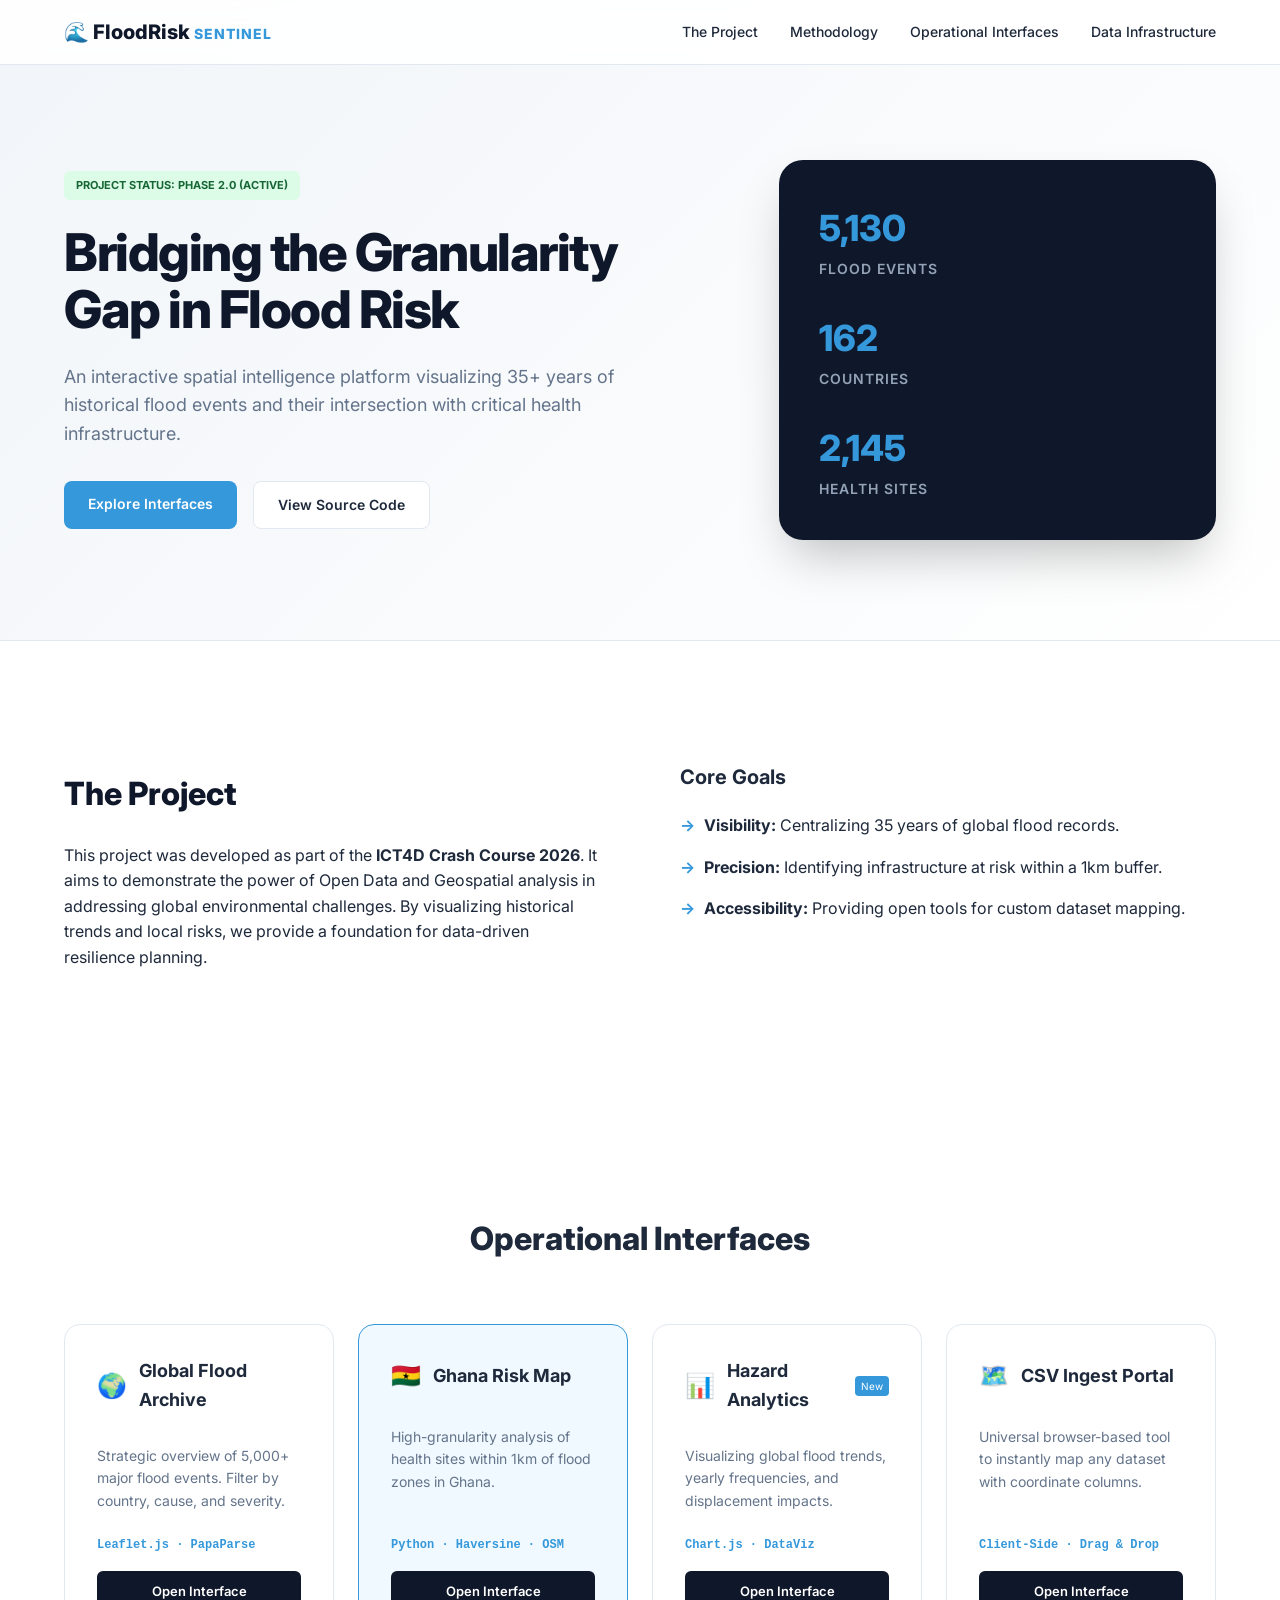
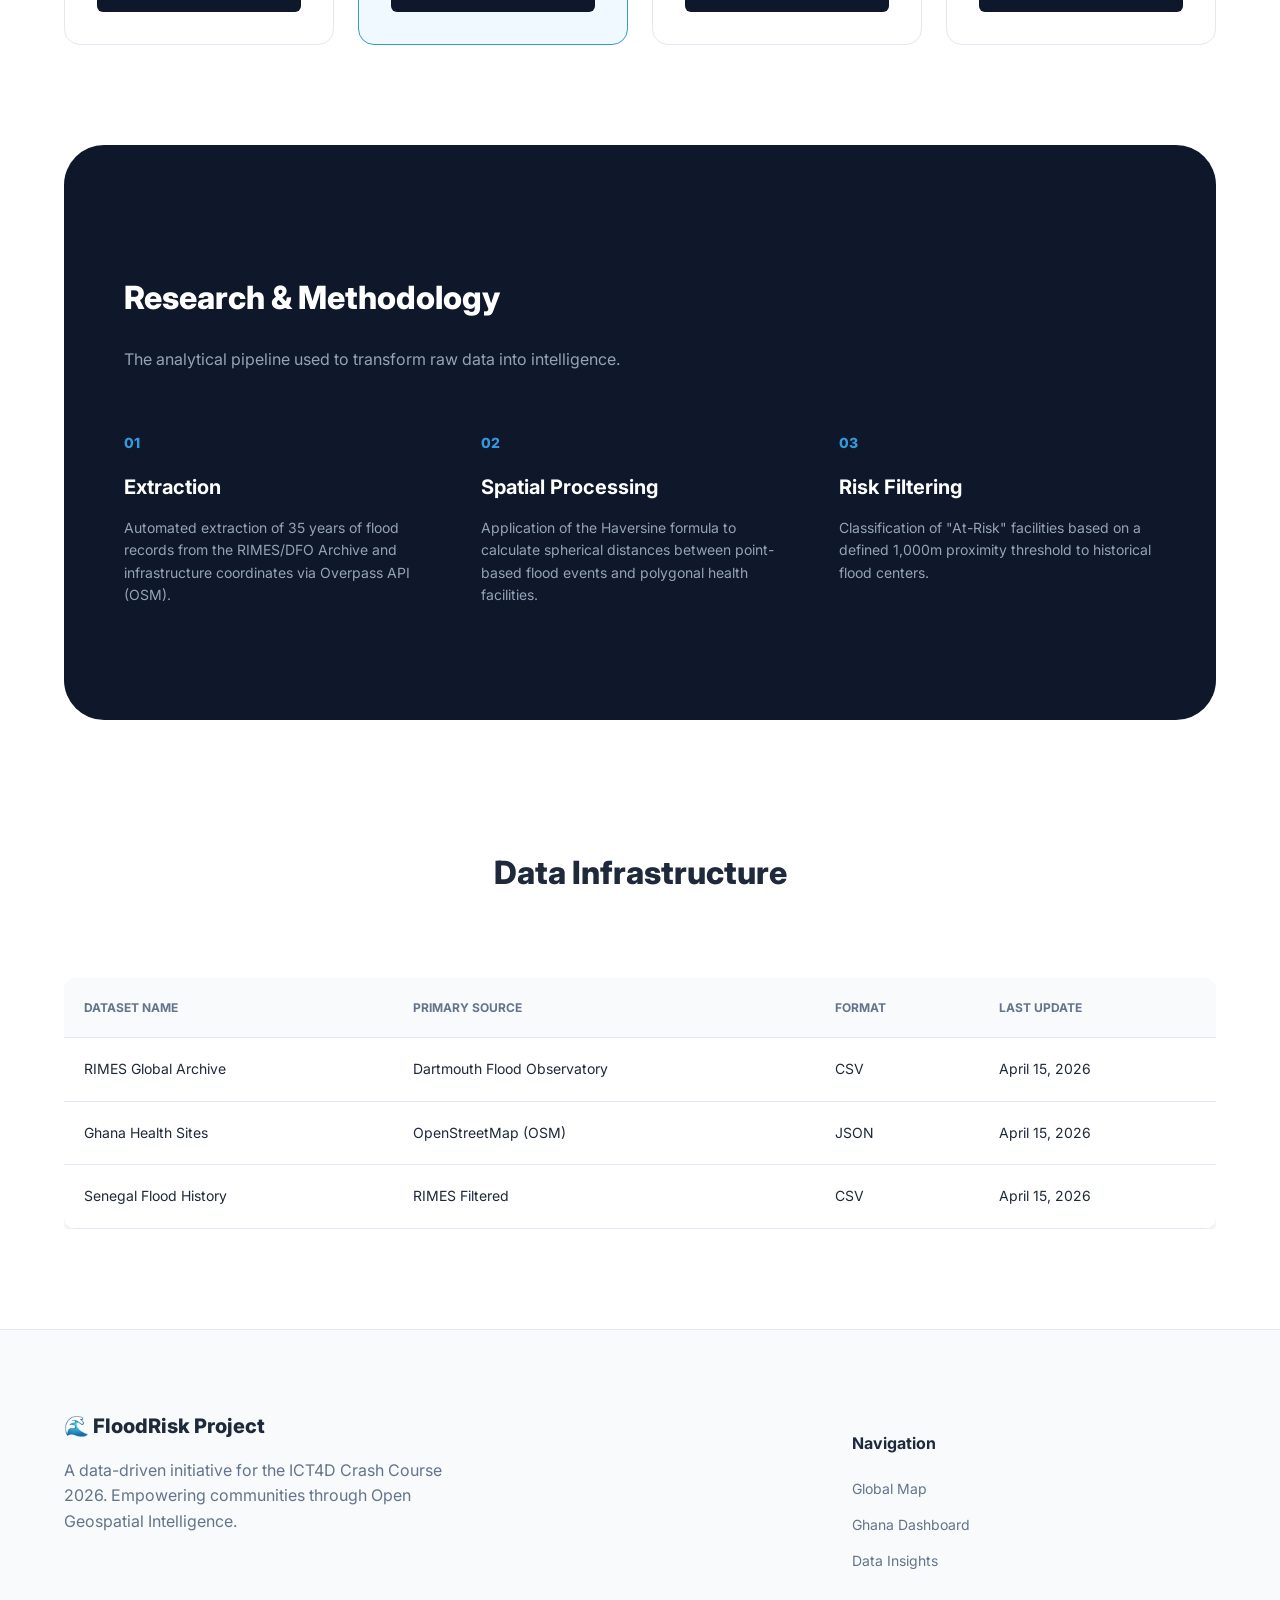
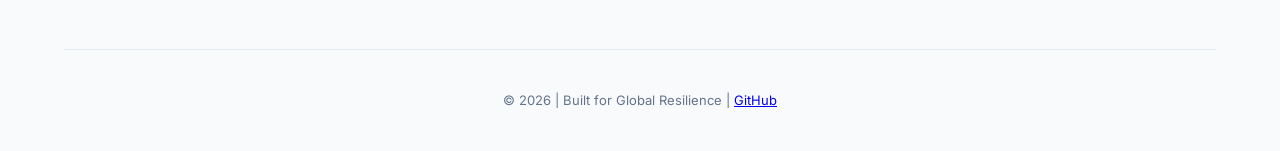
<file: index.html>
<!DOCTYPE html>
<html lang="en">
<head>
    <meta charset="UTF-8">
    <meta name="viewport" content="width=device-width, initial-scale=1.0">
    <title>Global & Local Flood Risk Analysis | Project Archive</title>
    <!-- Google Fonts -->
    <link rel="preconnect" href="https://fonts.googleapis.com">
    <link rel="preconnect" href="https://fonts.gstatic.com" crossorigin>
    <link href="https://fonts.googleapis.com/css2?family=Inter:wght@400;500;600;700;800&display=swap" rel="stylesheet">
    <link rel="stylesheet" href="style.css">
</head>
<body>
    <!-- Navigation -->
    <nav class="navbar">
        <div class="container nav-content">
            <div class="logo">🌊 FloodRisk <span>Sentinel</span></div>
            <ul class="nav-links">
                <li><a href="#about">The Project</a></li>
                <li><a href="#methodology">Methodology</a></li>
                <li><a href="#tools">Operational Interfaces</a></li>
                <li><a href="#data">Data Infrastructure</a></li>
            </ul>
        </div>
    </nav>

    <!-- Hero Section -->
    <header class="hero">
        <div class="container hero-grid">
            <div class="hero-text">
                <div class="status-badge">Project Status: Phase 2.0 (Active)</div>
                <h1>Bridging the Granularity Gap in Flood Risk</h1>
                <p>An interactive spatial intelligence platform visualizing 35+ years of historical flood events and their intersection with critical health infrastructure.</p>
                <div class="hero-btns">
                    <a href="#tools" class="btn">Explore Interfaces</a>
                    <a href="https://github.com/MegPhapha/crash-course-1" class="btn secondary">View Source Code</a>
                </div>
            </div>
            <div class="hero-visual">
                <div class="stats-box">
                    <div class="stat-item">
                        <span class="stat-num">5,130</span>
                        <span class="stat-label">Flood Events</span>
                    </div>
                    <div class="stat-item">
                        <span class="stat-num">162</span>
                        <span class="stat-label">Countries</span>
                    </div>
                    <div class="stat-item">
                        <span class="stat-num">2,145</span>
                        <span class="stat-label">Health Sites</span>
                    </div>
                </div>
            </div>
        </div>
    </header>

    <main class="container">
        <!-- The Project Section -->
        <section id="about" class="section">
            <div class="section-grid">
                <div class="section-info">
                    <h2 class="section-title">The Project</h2>
                    <p>This project was developed as part of the <strong>ICT4D Crash Course 2026</strong>. It aims to demonstrate the power of Open Data and Geospatial analysis in addressing global environmental challenges. By visualizing historical trends and local risks, we provide a foundation for data-driven resilience planning.</p>
                </div>
                <div class="section-info">
                    <h3 class="subsection-title">Core Goals</h3>
                    <ul class="goals-list">
                        <li><strong>Visibility:</strong> Centralizing 35 years of global flood records.</li>
                        <li><strong>Precision:</strong> Identifying infrastructure at risk within a 1km buffer.</li>
                        <li><strong>Accessibility:</strong> Providing open tools for custom dataset mapping.</li>
                    </ul>
                </div>
            </div>
        </section>

        <!-- Operational Interfaces (The Tools) -->
        <section id="tools" class="section">
            <h2 class="center-title">Operational Interfaces</h2>
            <div class="grid">
                <!-- Global Map -->
                <div class="card">
                    <div class="card-header">
                        <span class="card-icon">🌍</span>
                        <h3>Global Flood Archive</h3>
                    </div>
                    <p>Strategic overview of 5,000+ major flood events. Filter by country, cause, and severity.</p>
                    <div class="card-tech">Leaflet.js · PapaParse</div>
                    <a href="global-archive/" class="card-btn">Open Interface</a>
                </div>

                <!-- Ghana Dashboard -->
                <div class="card highlight">
                    <div class="card-header">
                        <span class="card-icon">🇬🇭</span>
                        <h3>Ghana Risk Map</h3>
                    </div>
                    <p>High-granularity analysis of health sites within 1km of flood zones in Ghana.</p>
                    <div class="card-tech">Python · Haversine · OSM</div>
                    <a href="ghana-floods/" class="card-btn">Open Interface</a>
                </div>

                <!-- Data Insights -->
                <div class="card">
                    <div class="card-header">
                        <span class="card-icon">📊</span>
                        <h3>Hazard Analytics</h3>
                        <span class="badge-new">New</span>
                    </div>
                    <p>Visualizing global flood trends, yearly frequencies, and displacement impacts.</p>
                    <div class="card-tech">Chart.js · DataViz</div>
                    <a href="dashboard/" class="card-btn">Open Interface</a>
                </div>

                <!-- CSV Mapper -->
                <div class="card">
                    <div class="card-header">
                        <span class="card-icon">🗺️</span>
                        <h3>CSV Ingest Portal</h3>
                    </div>
                    <p>Universal browser-based tool to instantly map any dataset with coordinate columns.</p>
                    <div class="card-tech">Client-Side · Drag & Drop</div>
                    <a href="mapper/" class="card-btn">Open Interface</a>
                </div>
            </div>
        </section>

        <!-- Methodology Section -->
        <section id="methodology" class="section dark-bg">
            <div class="section-header">
                <h2 class="section-title white">Research & Methodology</h2>
                <p class="white-faded">The analytical pipeline used to transform raw data into intelligence.</p>
            </div>
            <div class="method-steps">
                <div class="step">
                    <div class="step-num">01</div>
                    <h4>Extraction</h4>
                    <p>Automated extraction of 35 years of flood records from the RIMES/DFO Archive and infrastructure coordinates via Overpass API (OSM).</p>
                </div>
                <div class="step">
                    <div class="step-num">02</div>
                    <h4>Spatial Processing</h4>
                    <p>Application of the Haversine formula to calculate spherical distances between point-based flood events and polygonal health facilities.</p>
                </div>
                <div class="step">
                    <div class="step-num">03</div>
                    <h4>Risk Filtering</h4>
                    <p>Classification of "At-Risk" facilities based on a defined 1,000m proximity threshold to historical flood centers.</p>
                </div>
            </div>
        </section>

        <!-- Data Infrastructure (Metadata) -->
        <section id="data" class="section">
            <h2 class="center-title">Data Infrastructure</h2>
            <div class="data-table-wrapper">
                <table class="data-table">
                    <thead>
                        <tr>
                            <th>Dataset Name</th>
                            <th>Primary Source</th>
                            <th>Format</th>
                            <th>Last Update</th>
                        </tr>
                    </thead>
                    <tbody>
                        <tr>
                            <td>RIMES Global Archive</td>
                            <td>Dartmouth Flood Observatory</td>
                            <td>CSV</td>
                            <td>April 15, 2026</td>
                        </tr>
                        <tr>
                            <td>Ghana Health Sites</td>
                            <td>OpenStreetMap (OSM)</td>
                            <td>JSON</td>
                            <td>April 15, 2026</td>
                        </tr>
                        <tr>
                            <td>Senegal Flood History</td>
                            <td>RIMES Filtered</td>
                            <td>CSV</td>
                            <td>April 15, 2026</td>
                        </tr>
                    </tbody>
                </table>
            </div>
        </section>
    </main>

    <footer class="footer">
        <div class="container">
            <div class="footer-grid">
                <div class="footer-info">
                    <div class="footer-logo">🌊 FloodRisk Project</div>
                    <p>A data-driven initiative for the ICT4D Crash Course 2026. Empowering communities through Open Geospatial Intelligence.</p>
                </div>
                <div class="footer-links">
                    <h4>Navigation</h4>
                    <ul>
                        <li><a href="global-archive/">Global Map</a></li>
                        <li><a href="ghana-floods/">Ghana Dashboard</a></li>
                        <li><a href="dashboard/">Data Insights</a></li>
                    </ul>
                </div>
            </div>
            <div class="footer-bottom">
                &copy; 2026 | Built for Global Resilience | <a href="https://github.com/MegPhapha/crash-course-1">GitHub</a>
            </div>
        </div>
    </footer>
</body>
</html>
</file>
<file: style.css>
/* Global Styles & Variables */
:root {
    --primary: #3498db;
    --primary-dark: #2980b9;
    --secondary: #0f172a; /* Deeper professional dark blue */
    --bg: #ffffff;
    --bg-light: #f8fafc;
    --text: #1e293b;
    --text-light: #64748b;
    --white: #ffffff;
    --border: #e2e8f0;
    --shadow: 0 10px 15px -3px rgba(0, 0, 0, 0.1), 0 4px 6px -2px rgba(0, 0, 0, 0.05);
}

* {
    box-sizing: border-box;
    scroll-behavior: smooth;
}

body {
    margin: 0;
    font-family: 'Inter', -apple-system, sans-serif;
    background-color: var(--bg);
    color: var(--text);
    line-height: 1.6;
}

.container {
    max-width: 1200px;
    margin: 0 auto;
    padding: 0 24px;
}

/* Navbar */
.navbar {
    background: rgba(255, 255, 255, 0.9);
    backdrop-filter: blur(10px);
    -webkit-backdrop-filter: blur(10px);
    padding: 16px 0;
    position: fixed;
    width: 100%;
    top: 0;
    z-index: 1000;
    border-bottom: 1px solid var(--border);
}

.nav-content {
    display: flex;
    justify-content: space-between;
    align-items: center;
}

.logo {
    font-weight: 800;
    font-size: 20px;
    color: var(--secondary);
}

.logo span {
    color: var(--primary);
    text-transform: uppercase;
    font-size: 14px;
    letter-spacing: 1px;
}

.nav-links {
    list-style: none;
    margin: 0;
    padding: 0;
    display: flex;
    gap: 32px;
}

.nav-links a {
    text-decoration: none;
    color: var(--text);
    font-weight: 500;
    font-size: 14px;
    transition: color 0.2s;
}

.nav-links a:hover {
    color: var(--primary);
}

/* Hero Section */
.hero {
    padding: 160px 0 100px;
    background: linear-gradient(135deg, #f1f5f9 0%, #ffffff 100%);
    border-bottom: 1px solid var(--border);
}

.hero-grid {
    display: grid;
    grid-template-columns: 1.2fr 0.8fr;
    gap: 60px;
    align-items: center;
}

.status-badge {
    display: inline-block;
    padding: 6px 12px;
    background: #dcfce7;
    color: #166534;
    border-radius: 6px;
    font-size: 11px;
    font-weight: 700;
    text-transform: uppercase;
    margin-bottom: 24px;
}

.hero h1 {
    font-size: 52px;
    font-weight: 800;
    line-height: 1.1;
    margin: 0 0 24px;
    color: var(--secondary);
    letter-spacing: -1.5px;
}

.hero p {
    font-size: 18px;
    color: var(--text-light);
    margin-bottom: 32px;
    max-width: 600px;
}

.hero-btns {
    display: flex;
    gap: 16px;
}

/* Stats Box */
.hero-visual {
    background: var(--secondary);
    padding: 40px;
    border-radius: 24px;
    color: var(--white);
    box-shadow: 0 25px 50px -12px rgba(0, 0, 0, 0.25);
}

.stats-box {
    display: grid;
    gap: 30px;
}

.stat-item {
    display: flex;
    flex-direction: column;
}

.stat-num {
    font-size: 36px;
    font-weight: 800;
    color: var(--primary);
}

.stat-label {
    font-size: 14px;
    color: #94a3b8;
    text-transform: uppercase;
    font-weight: 600;
    letter-spacing: 1px;
}

/* Buttons */
.btn {
    padding: 12px 24px;
    background: var(--primary);
    color: var(--white);
    border-radius: 8px;
    text-decoration: none;
    font-weight: 600;
    font-size: 14px;
    transition: all 0.2s;
}

.btn:hover {
    background: var(--primary-dark);
    transform: translateY(-2px);
}

.btn.secondary {
    background: var(--white);
    color: var(--text);
    border: 1px solid var(--border);
}

/* Sections */
.section {
    padding: 100px 0;
}

.section-grid {
    display: grid;
    grid-template-columns: 1fr 1fr;
    gap: 80px;
}

.section-title {
    font-size: 32px;
    font-weight: 800;
    margin-bottom: 24px;
    color: var(--secondary);
}

.center-title {
    text-align: center;
    font-size: 32px;
    font-weight: 800;
    margin-bottom: 60px;
}

.subsection-title {
    font-size: 20px;
    font-weight: 700;
    margin-bottom: 20px;
}

.goals-list {
    list-style: none;
    padding: 0;
}

.goals-list li {
    margin-bottom: 16px;
    padding-left: 24px;
    position: relative;
}

.goals-list li::before {
    content: "→";
    position: absolute;
    left: 0;
    color: var(--primary);
    font-weight: 700;
}

/* Operational Interface Cards */
.grid {
    display: grid;
    grid-template-columns: repeat(auto-fit, minmax(250px, 1fr));
    gap: 24px;
}

.card {
    background: var(--white);
    padding: 32px;
    border-radius: 16px;
    border: 1px solid var(--border);
    transition: all 0.3s;
    display: flex;
    flex-direction: column;
}

.card.highlight {
    border-color: var(--primary);
    background: #f0f9ff;
}

.card:hover {
    transform: translateY(-8px);
    box-shadow: var(--shadow);
}

.card-header {
    margin-bottom: 16px;
    display: flex;
    align-items: center;
    gap: 12px;
}

.card-icon {
    font-size: 24px;
}

.card h3 {
    margin: 0;
    font-size: 18px;
    font-weight: 700;
}

.card p {
    font-size: 14px;
    color: var(--text-light);
    margin-bottom: 24px;
    flex-grow: 1;
}

.card-tech {
    font-size: 12px;
    font-family: monospace;
    color: var(--primary);
    margin-bottom: 16px;
    font-weight: 700;
}

.card-btn {
    padding: 10px;
    text-align: center;
    background: var(--secondary);
    color: var(--white);
    text-decoration: none;
    border-radius: 6px;
    font-size: 13px;
    font-weight: 600;
}

.badge-new {
    background: var(--primary);
    color: white;
    font-size: 10px;
    padding: 2px 6px;
    border-radius: 4px;
    margin-left: auto;
}

/* Methodology Dark Section */
.dark-bg {
    background: var(--secondary);
    color: var(--white);
    border-radius: 40px;
    padding: 100px 60px;
}

.white { color: var(--white); }
.white-faded { color: #94a3b8; }

.method-steps {
    display: grid;
    grid-template-columns: repeat(auto-fit, minmax(250px, 1fr));
    gap: 40px;
    margin-top: 60px;
}

.step-num {
    font-size: 14px;
    font-weight: 800;
    color: var(--primary);
    margin-bottom: 16px;
}

.step h4 {
    margin: 0 0 12px;
    font-size: 20px;
}

.step p {
    font-size: 14px;
    color: #94a3b8;
}

/* Data Table */
.data-table-wrapper {
    overflow-x: auto;
}

.data-table {
    width: 100%;
    border-collapse: collapse;
    margin-top: 20px;
    background: var(--white);
    border-radius: 12px;
    overflow: hidden;
    box-shadow: 0 4px 6px -1px rgba(0,0,0,0.1);
}

.data-table th, .data-table td {
    padding: 20px;
    text-align: left;
    border-bottom: 1px solid var(--border);
}

.data-table th {
    background: var(--bg-light);
    font-size: 12px;
    text-transform: uppercase;
    font-weight: 700;
    color: var(--text-light);
}

.data-table td {
    font-size: 14px;
}

/* Footer */
.footer {
    padding: 80px 0 40px;
    background: #f8fafc;
    border-top: 1px solid var(--border);
}

.footer-grid {
    display: grid;
    grid-template-columns: 2fr 1fr;
    gap: 60px;
    margin-bottom: 60px;
}

.footer-logo {
    font-weight: 800;
    font-size: 20px;
    margin-bottom: 16px;
}

.footer-info p {
    max-width: 400px;
    color: var(--text-light);
}

.footer-links h4 {
    margin-bottom: 20px;
}

.footer-links ul {
    list-style: none;
    padding: 0;
}

.footer-links li {
    margin-bottom: 10px;
}

.footer-links a {
    text-decoration: none;
    color: var(--text-light);
    font-size: 14px;
}

.footer-bottom {
    border-top: 1px solid var(--border);
    padding-top: 40px;
    text-align: center;
    font-size: 13px;
    color: var(--text-light);
}

@media (max-width: 900px) {
    .hero-grid, .section-grid, .footer-grid {
        grid-template-columns: 1fr;
    }
    .hero h1 { font-size: 40px; }
}
</file>
